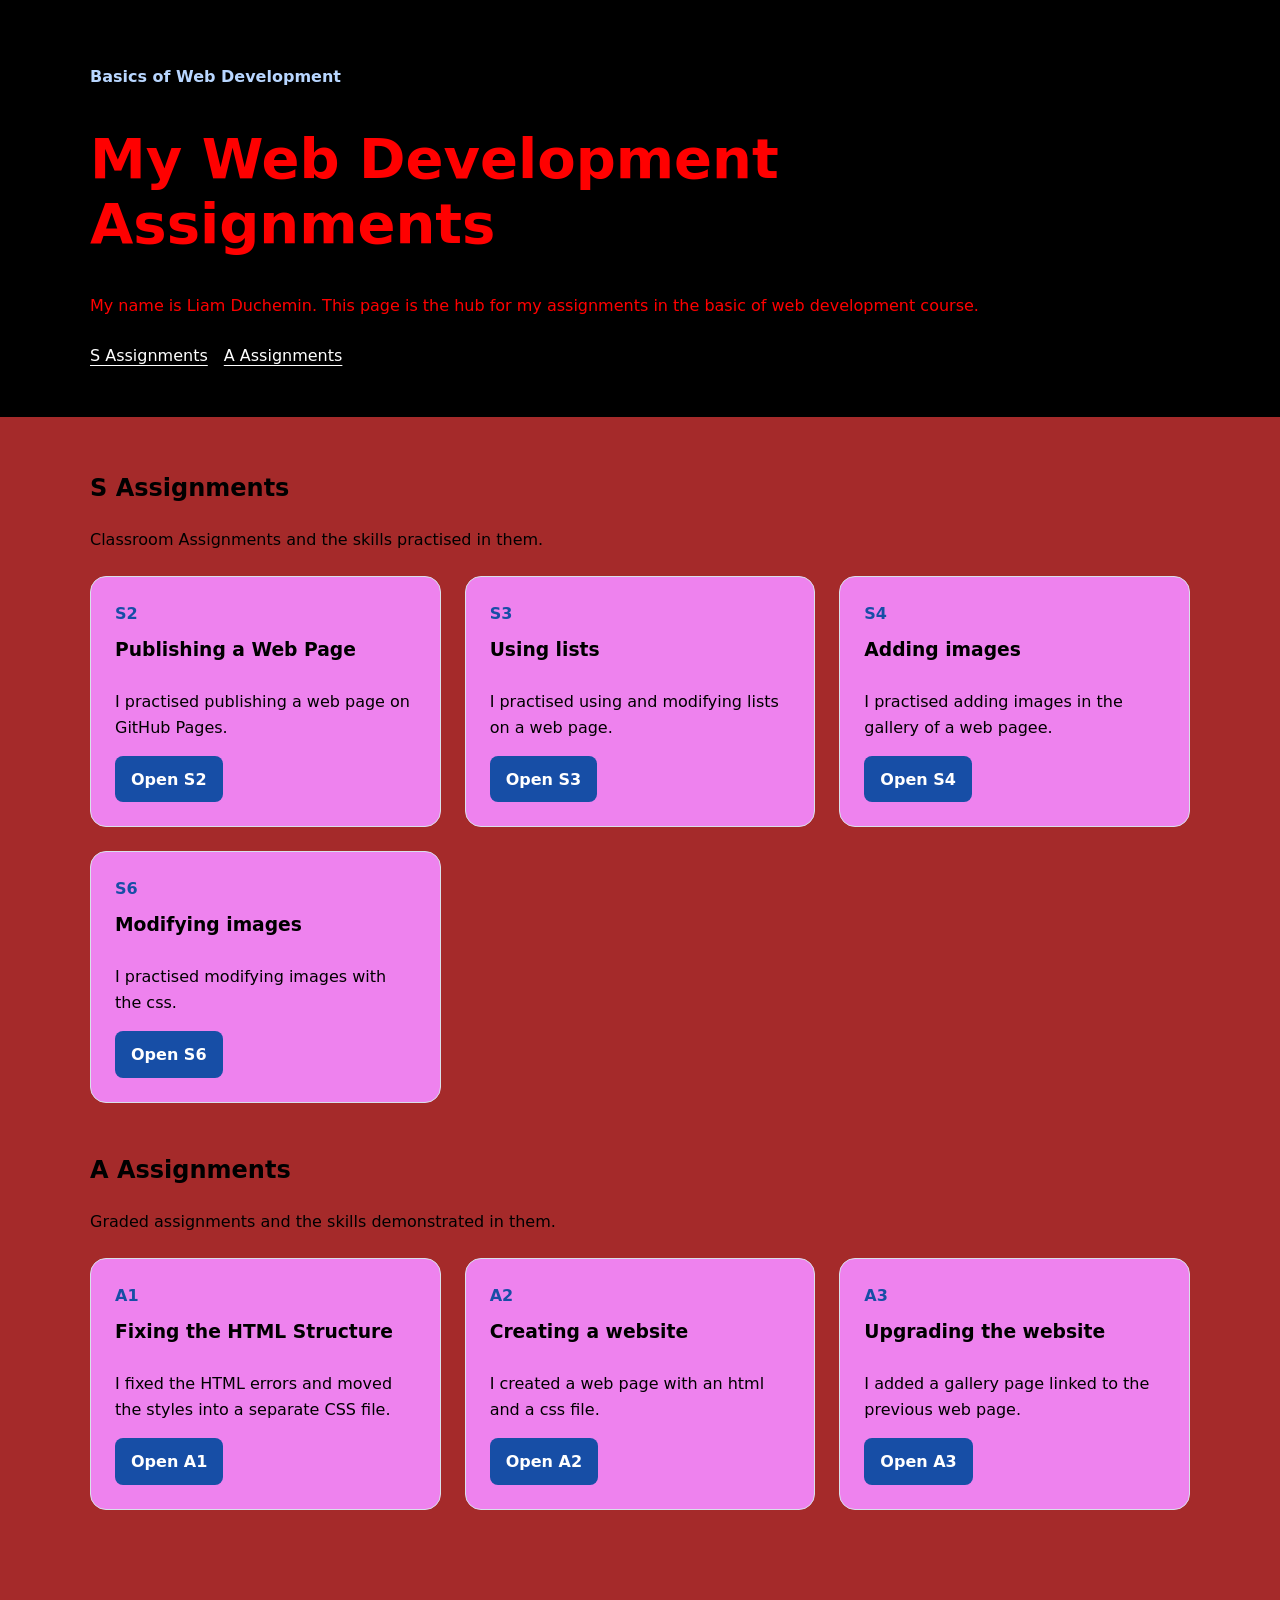
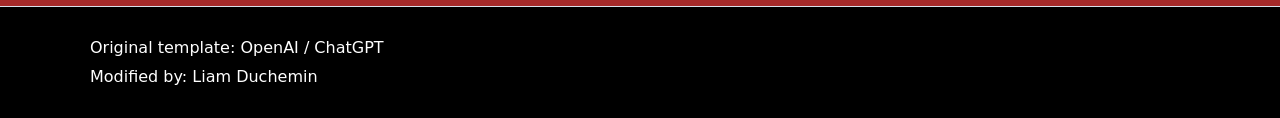
<file: index.html>
<!DOCTYPE html>
<html lang="en">
<head>
  <meta charset="UTF-8">
  <meta name="viewport" content="width=device-width, initial-scale=1.0">
  <meta name="author" content="Your name">
  <title>Web Development Assignments – Liam Duchemin</title>
  <link rel="stylesheet" href="style.css">
  <link rel="icon" href="favicon.ico" type="image/x-icon">
</head>
<body>
  <header class="site-header">
    <div class="container">
      <p class="eyebrow">Basics of Web Development</p>
      <h1>My Web Development Assignments</h1>
      <p>
        My name is Liam Duchemin. This page is the hub for my assignments in the basic of web development course.
      </p>

      <nav aria-label="Exercise sections">
        <a href="#s-assignments">S Assignments</a>
        <a href="#a-assignments">A Assignments</a>
      </nav>
    </div>
  </header>

  <main class="container">
    <section id="s-assignments" aria-labelledby="s-header">
      <h2 id="s-header">S Assignments</h2>
      <p>Classroom Assignments and the skills practised in them.</p>

      <div class="card-grid">
        <!-- Add a card here for each S exercise you have completed. -->
        <article class="card">
          <p class="task-id">S2</p>
          <h3>Publishing a Web Page</h3>
          <p>I practised publishing a web page on GitHub Pages.</p>
          <a class="card-link" href="s2/index.html">Open S2</a>
        </article>
        <article class="card">
          <p class="task-id">S3</p>
          <h3>Using lists</h3>
          <p>I practised using and modifying lists on a web page.</p>
          <a class="card-link" href="s3/index.html">Open S3</a>
        </article>
        <article class="card">
          <p class="task-id">S4</p>
          <h3>Adding images</h3>
          <p>I practised adding images in the gallery of a web pagee.</p>
          <a class="card-link" href="s4/index.html">Open S4</a>
        </article>
        <article class="card">
          <p class="task-id">S6</p>
          <h3>Modifying images</h3>
          <p>I practised modifying images with the css.</p>
          <a class="card-link" href="s6/index.html">Open S6</a>
        </article>
      </div>
    </section>

    <section id="a-assignments" aria-labelledby="a-header">
      <h2 id="a-header">A Assignments</h2>
      <p>Graded assignments and the skills demonstrated in them.</p>

      <div class="card-grid">
        <!-- Add a card here for each A assignment you have completed. -->
        <article class="card">
          <p class="task-id">A1</p>
          <h3>Fixing the HTML Structure</h3>
          <p>
            I fixed the HTML errors and moved the styles into a separate
            CSS file.
          </p>
          <a class="card-link" href="a1/index.html">Open A1</a>
        </article>
        <article class="card">
          <p class="task-id">A2</p>
          <h3>Creating a website</h3>
          <p>
            I created a web page with an html and a css file.
          </p>
          <a class="card-link" href="a2/index.html">Open A2</a>
        </article>
        <article class="card">
          <p class="task-id">A3</p>
          <h3>Upgrading the website</h3>
          <p>
            I added a gallery page linked to the previous web page.
          </p>
          <a class="card-link" href="a3/index.html">Open A3</a>
        </article>
      </div>
    </section>
  </main>

  <footer class="site-footer">
    <div class="container">
      <p>Original template: OpenAI / ChatGPT</p>
      <p>Modified by: Liam Duchemin</p>
    </div>
  </footer>
</body>
</html>
</file>
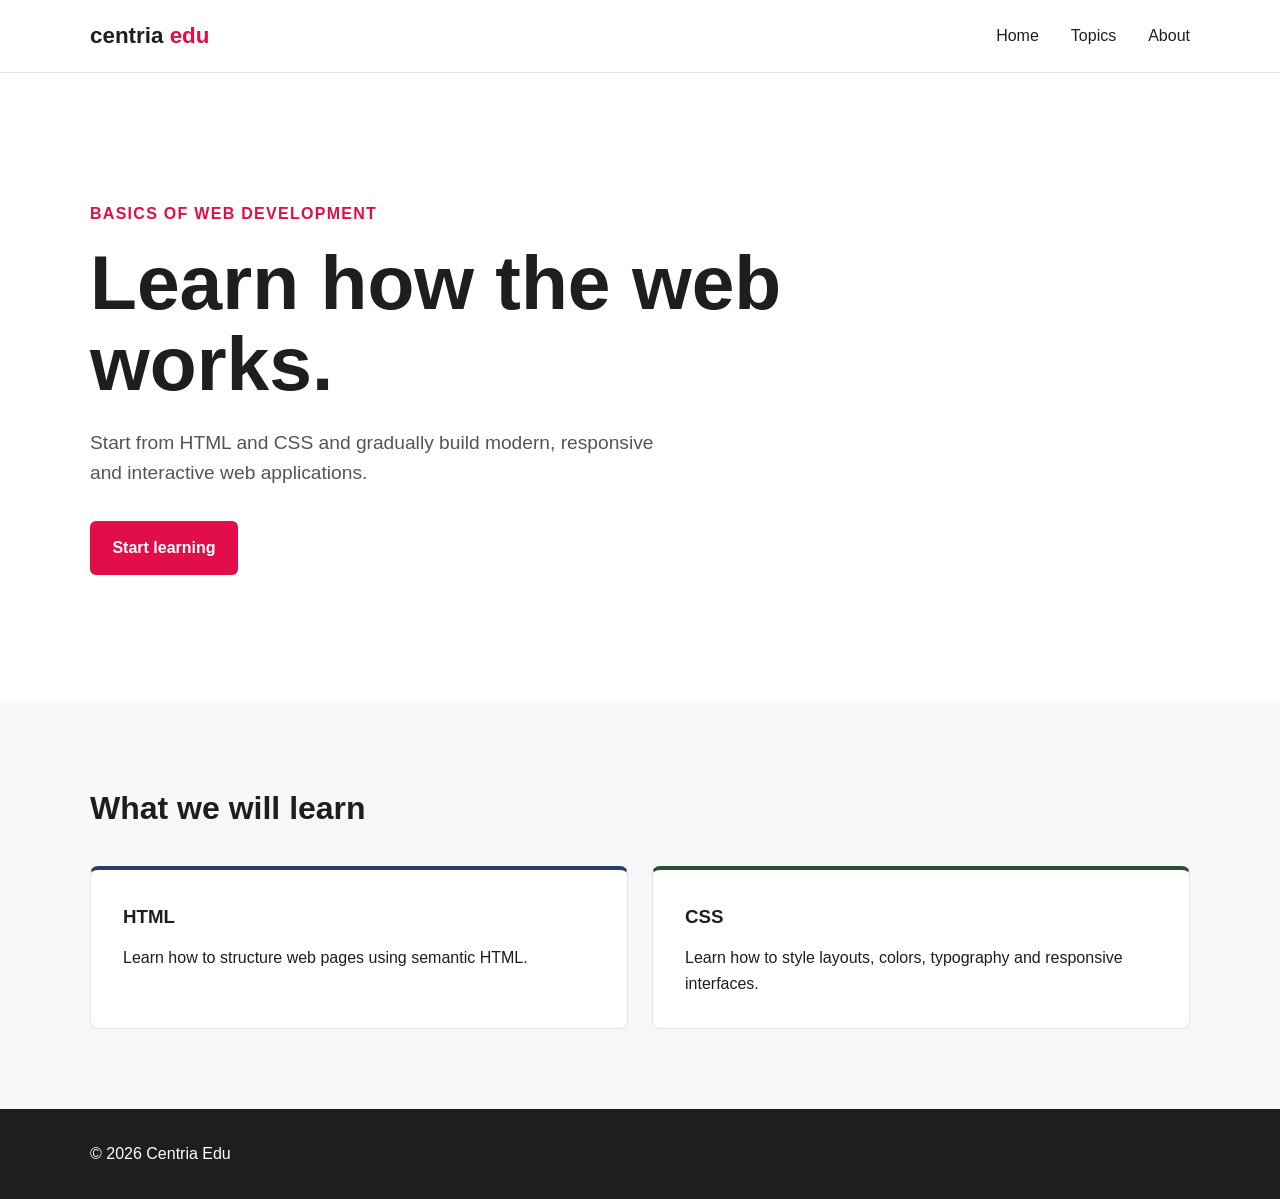
<file: a1/index.html>
<!--
    Centria Edu - Basics of Web Development

    Original author: Ville Heikkiniemi
    Modified by: Liam Duchemin
    Last modified: 2026-09-17

    Based on the original course template.
-->

<!DOCTYPE html>
<html lang="en">
<head>
    <meta charset="UTF-8">
    <meta name="viewport" content="width=device-width, initial-scale=1.0">
    <meta name="author" content="Ville Heikkiniemi">
    <link rel="icon" href="favicon.ico">
    <link rel="stylesheet" href="style.css">

    <title>Centria Edu | Basics of Web Development</title>
</head>

<body>

    <header>
        <div class="container">
            <nav>
                <div class="logo">
                    centria <span>edu</span>
                </div>

                <ul>
                    <li><a href="#">Home</a></li>
                    <li><a href="#topics">Topics</a></li>
                    <li><a href="#">About</a></li>
                </ul>
            </nav>
        </div>
    </header>

    <main>

        <section class="hero">
            <div class="container">
                <div class="hero-content">

                    <span class="label">Basics of Web Development</span>

                    <h1>
                        Learn how the web works.
                    </h1>

                    <p>
                        Start from HTML and CSS and gradually build modern,
                        responsive and interactive web applications.
                    </p>

                    <a href="#topics" class="button">
                        Start learning
                    </a>

                </div>
            </div>
        </section>

        <section class="topics" id="topics">
            <div class="container">

                <h2>What we will learn</h2>

                <div class="cards">

                    <article class="card">
                        <h3>HTML</h3>
                        <p>
                            Learn how to structure web pages using semantic HTML.
                        </p>
                    </article>

                    <article class="card">
                        <h3>CSS</h3>
                        <p>
                            Learn how to style layouts, colors, typography and
                            responsive interfaces.
                        </p>
                    </article>

                </div>
            </div>
        </section>

    </main>

    <footer>
        <div class="container">
            <p>&copy; 2026 Centria Edu</p>
        </div>
    </footer>

</body>
</html>
</file>
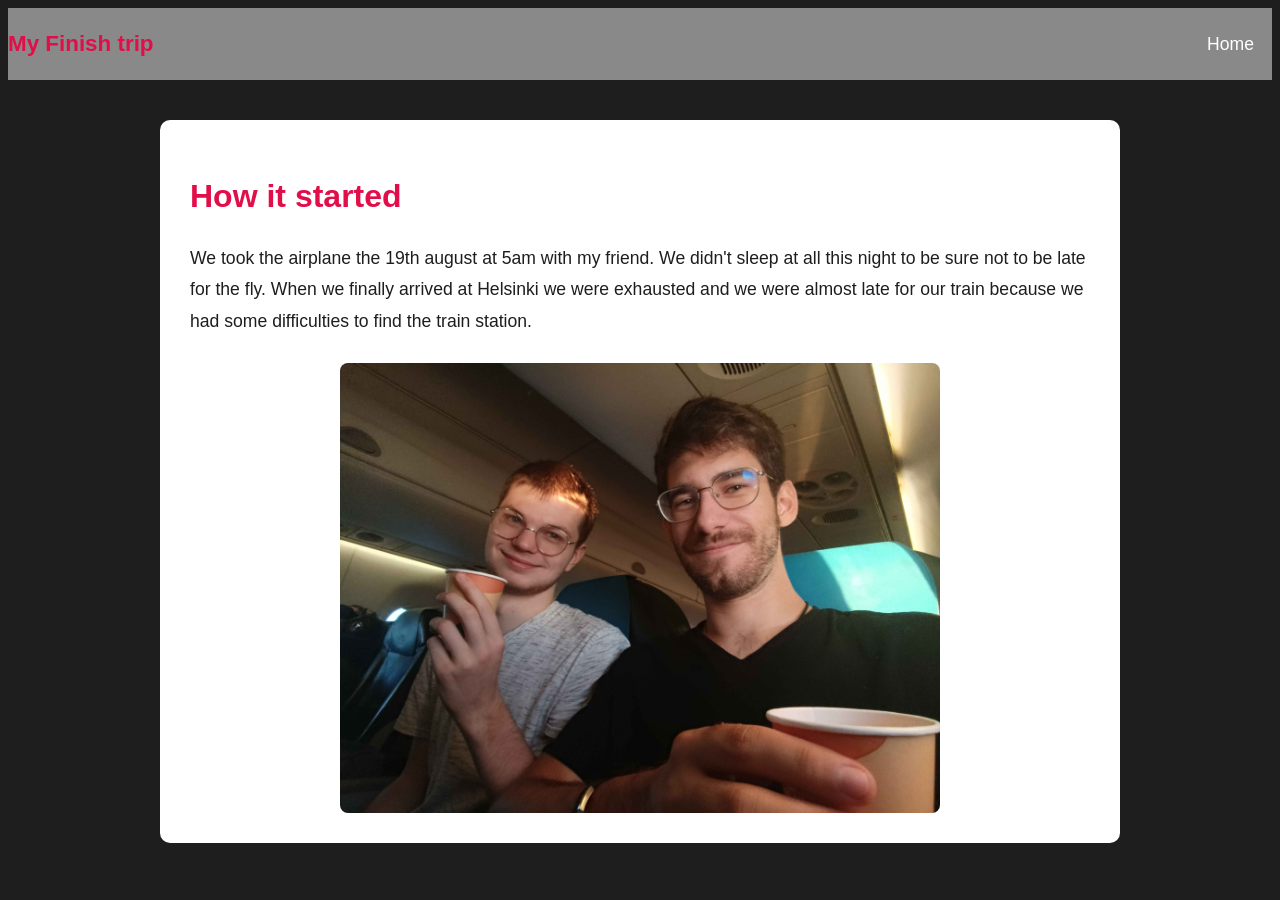
<file: a2/index.html>
<!--
    Original author: Liam Duchemin
-->

<!DOCTYPE html>
<html lang="en">
<head>
    <meta charset="UTF-8">
    <link rel="stylesheet" href="style.css">
    <title>My trip to Finland</title>
</head>
<body>
     <header>
        <div class="container">
            <nav>
                <div class="logo">
                    My Finish trip
                </div>

                <ul>
                    <li><a href="index.html">Home</a></li>
                </ul>
            </nav>
        </div>
    </header>

    <main>
        <h1>How it started</h1>
        <p>We took the airplane the 19th august at 5am with my friend. We didn't sleep at all this night to be sure not to be late for the fly. When we finally arrived at Helsinki we were exhausted and we were almost late for our train because we had some difficulties to find the train station.</p>
        <img src="images/inplane.jpg" alt="Kentin and me in the plane">
    </main>
</body>
</html>
</file>
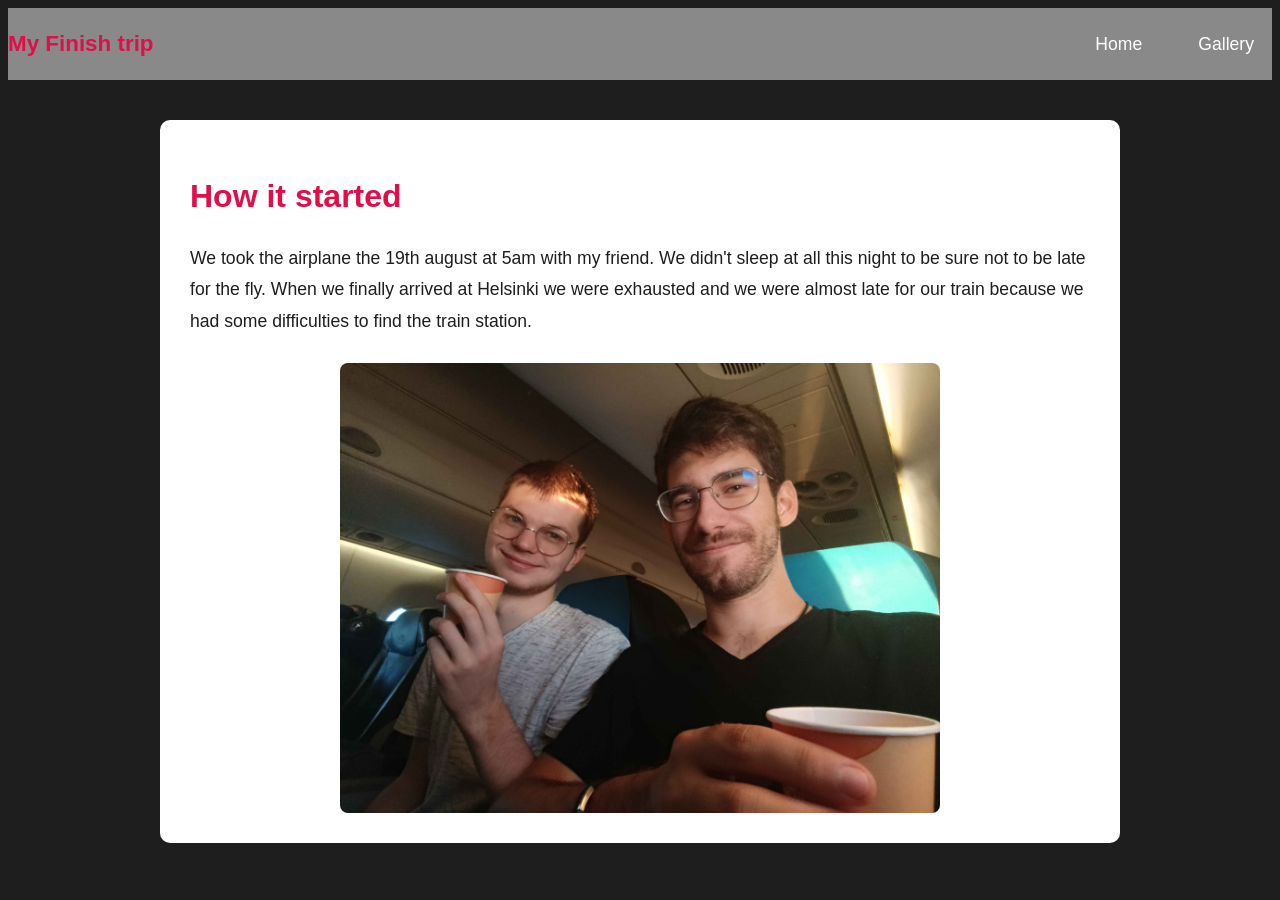
<file: a3/index.html>
<!--
    Original author: Liam Duchemin
-->

<!DOCTYPE html>
<html lang="en">
<head>
    <meta charset="UTF-8">
    <link rel="stylesheet" href="style.css">
    <title>My trip to Finland</title>
</head>
<body>
     <header>
        <div class="container">
            <nav>
                <div class="logo">
                    My Finish trip
                </div>

                <ul>
                    <li><a href="index.html">Home</a></li>
                    <li><a href="gallery.html">Gallery</a></li>
                </ul>
            </nav>
        </div>
    </header>

    <main>
        <h1>How it started</h1>
        <p>We took the airplane the 19th august at 5am with my friend. We didn't sleep at all this night to be sure not to be late for the fly. When we finally arrived at Helsinki we were exhausted and we were almost late for our train because we had some difficulties to find the train station.</p>
        <img src="images/inplane.jpg" alt="Kentin and me in the plane">
    </main>
</body>
</html>
</file>
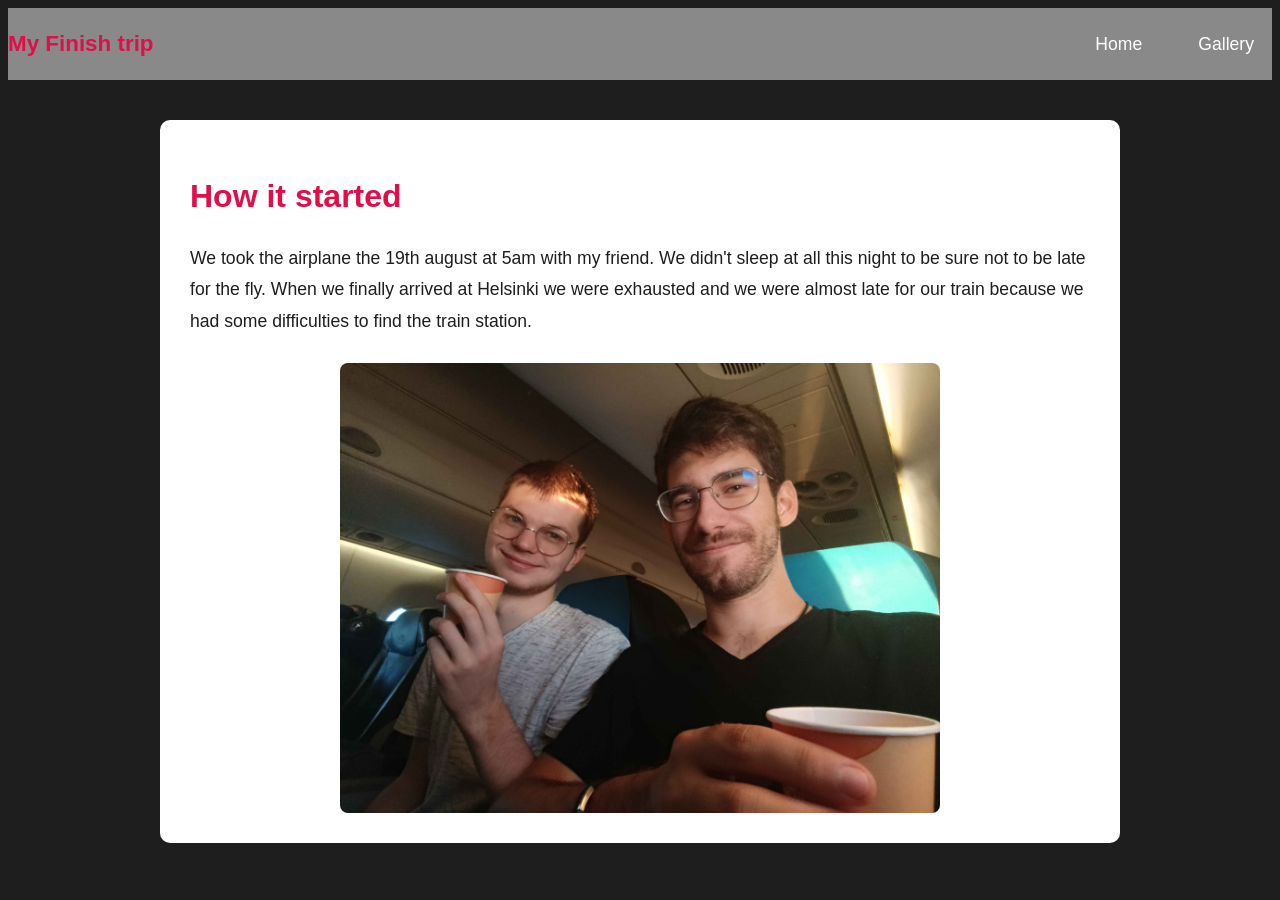
<file: a4/index.html>
<!--
    Original author: Liam Duchemin
-->

<!DOCTYPE html>
<html lang="en">
<head>
    <meta charset="UTF-8">
    <meta name="viewport" content="width=device-width, initial-scale=1.0">
    <link rel="stylesheet" href="style.css">
    <title>My trip to Finland</title>
</head>
<body>
     <header>
        <div class="container">
            <nav>
                <div class="logo">
                    My Finish trip
                </div>

                <ul>
                    <li><a href="index.html">Home</a></li>
                    <li><a href="gallery.html">Gallery</a></li>
                </ul>
            </nav>
        </div>
    </header>

    <main>
        <h1>How it started</h1>
        <p>We took the airplane the 19th august at 5am with my friend. We didn't sleep at all this night to be sure not to be late for the fly. When we finally arrived at Helsinki we were exhausted and we were almost late for our train because we had some difficulties to find the train station.</p>
        <a href="images/inplane.jpg">
        <img src="images/inplane.jpg" alt="Kentin and me in the plane">
        </a>
    </main>
</body>
</html>
</file>
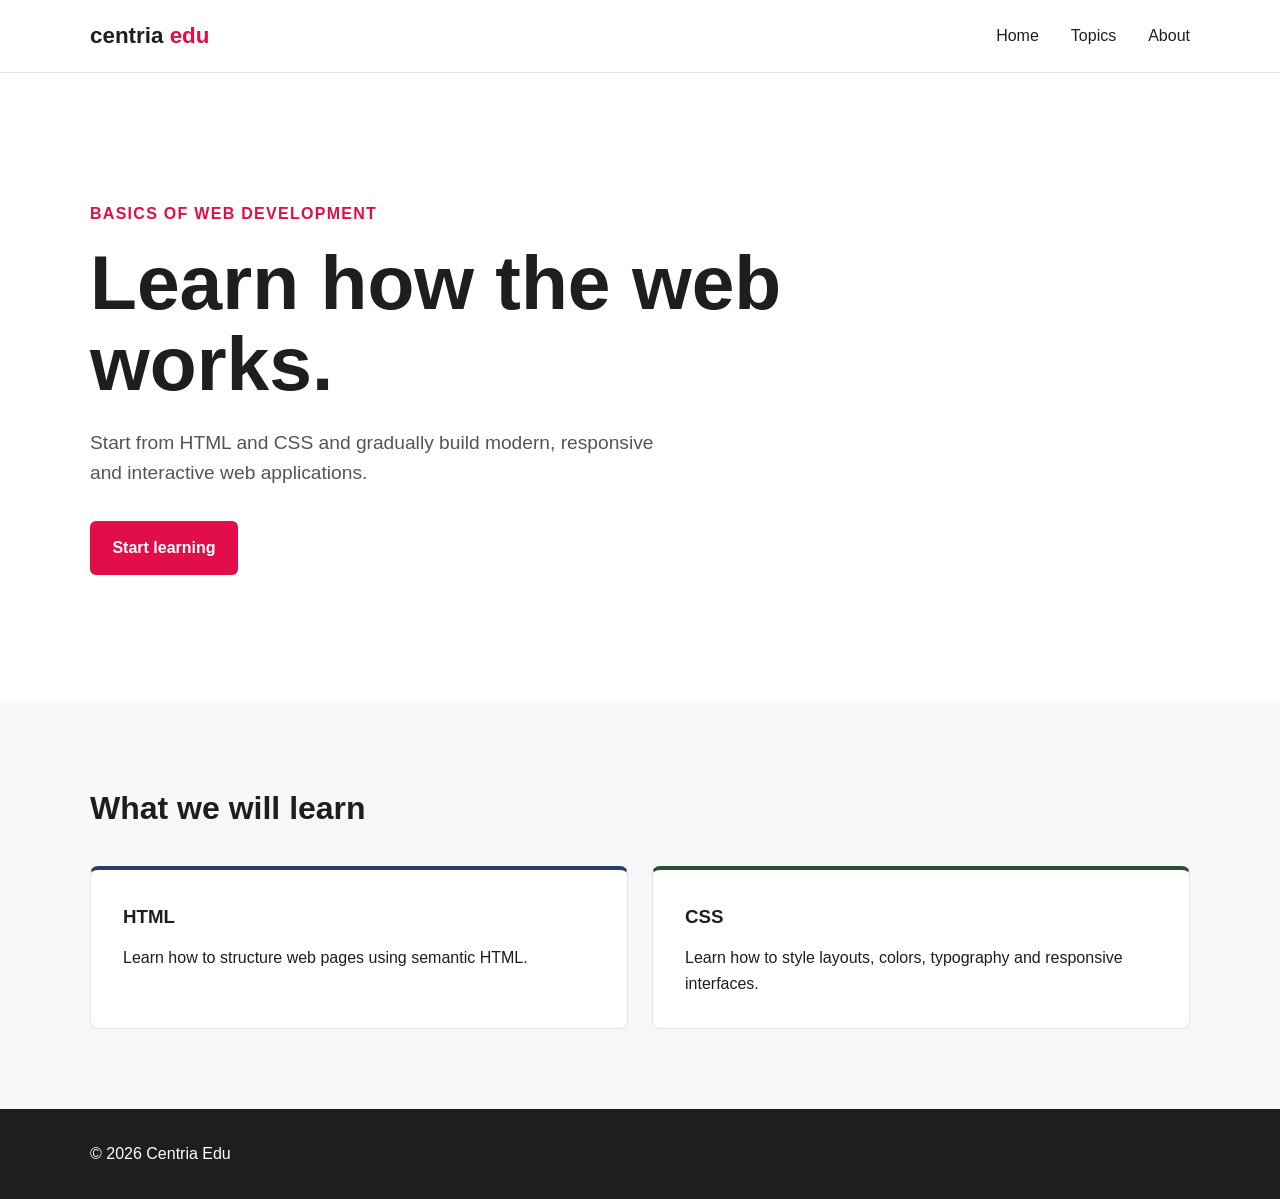
<file: s2/index.html>
<!--
    Centria Edu - Basics of Web Development

    Original author: Ville Heikkiniemi
    Modified by: Liam Duchemin
    Last modified: 2026-09-17

    Based on the original course template.
-->

<!DOCTYPE html>
<html lang="en">
<head>
    <meta charset="UTF-8">
    <meta name="viewport" content="width=device-width, initial-scale=1.0">
    <meta name="author" content="Ville Heikkiniemi">
    <link rel="icon" href="favicon.ico">

    <title>Centria Edu | Basics of Web Development</title>

    <style>
        :root {
            --primary: #e10e49;
            --light: #ffffff;
            --dark: #1e1e1e;
            --blue: #263f6a;
            --green: #284e36;
            --orange: #e37222;
            --rose: #c24d52;
        }

        * {
            box-sizing: border-box;
            margin: 0;
            padding: 0;
        }

        body {
            font-family: Arial, Helvetica, sans-serif;
            background-color: var(--light);
            color: var(--dark);
            line-height: 1.6;
        }

        header {
            border-bottom: 1px solid #e5e5e5;
        }

        .container {
            width: min(1100px, 90%);
            margin: 0 auto;
        }

        nav {
            min-height: 72px;
            display: flex;
            justify-content: space-between;
            align-items: center;
        }

        .logo {
            font-size: 1.4rem;
            font-weight: bold;
            color: var(--dark);
        }

        .logo span {
            color: var(--primary);
        }

        nav ul {
            display: flex;
            gap: 2rem;
            list-style: none;
        }

        nav a {
            color: var(--dark);
            text-decoration: none;
        }

        nav a:hover {
            color: var(--primary);
        }

        .hero {
            min-height: 70vh;
            display: flex;
            align-items: center;
        }

        .hero-content {
            max-width: 700px;
        }

        .label {
            display: inline-block;
            margin-bottom: 1rem;
            color: var(--primary);
            font-weight: bold;
            text-transform: uppercase;
            letter-spacing: 0.08rem;
        }

        h1 {
            margin-bottom: 1.5rem;
            font-size: clamp(2.5rem, 6vw, 5rem);
            line-height: 1.05;
        }

        .hero p {
            max-width: 600px;
            margin-bottom: 2rem;
            font-size: 1.2rem;
            color: #555;
        }

        .button {
            display: inline-block;
            padding: 0.9rem 1.4rem;
            background-color: var(--primary);
            color: var(--light);
            text-decoration: none;
            border-radius: 6px;
            font-weight: bold;
        }

        .button:hover {
            background-color: var(--rose);
        }

        .topics {
            padding: 5rem 0;
            background-color: #f7f7f7;
        }

        .topics h2 {
            margin-bottom: 2rem;
            font-size: 2rem;
        }

        .cards {
            display: grid;
            grid-template-columns: repeat(2, 1fr);
            gap: 1.5rem;
        }

        .card {
            padding: 2rem;
            background-color: var(--light);
            border: 1px solid #e5e5e5;
            border-radius: 8px;
        }

        .card h3 {
            margin-bottom: 0.8rem;
        }

        .card:nth-child(1) {
            border-top: 4px solid var(--blue);
        }

        .card:nth-child(2) {
            border-top: 4px solid var(--green);
        }

        .card:nth-child(3) {
            border-top: 4px solid var(--orange);
        }

        footer {
            padding: 2rem 0;
            background-color: var(--dark);
            color: var(--light);
        }

        @media (max-width: 700px) {
            nav ul {
                display: none;
            }

            .cards {
                grid-template-columns: 1fr;
            }

            .hero {
                min-height: 60vh;
            }
        }
    </style>
</head>

<body>

    <header>
        <div class="container">
            <nav>
                <div class="logo">
                    centria <span>edu</span>
                </div>

                <ul>
                    <li><a href="#">Home</a></li>
                    <li><a href="#topics">Topics</a></li>
                    <li><a href="#">About</a></li>
                </ul>
            </nav>
        </div>
    </header>

    <main>

        <section class="hero">
            <div class="container">
                <div class="hero-content">

                    <span class="label">Basics of Web Development</span>

                    <h1>
                        Learn how the web works.
                    </h1>

                    <p>
                        Start from HTML and CSS and gradually build modern,
                        responsive and interactive web applications.
                    </p>

                    <a href="#topics" class="button">
                        Start learning
                    </a>

                </div>
            </div>
        </section>

        <section class="topics" id="topics">
            <div class="container">

                <h2>What we will learn</h2>

                <div class="cards">

                    <article class="card">
                        <h3>HTML</h3>
                        <p>
                            Learn how to structure web pages using semantic HTML.
                        </p>
                    </article>

                    <article class="card">
                        <h3>CSS</h3>
                        <p>
                            Learn how to style layouts, colors, typography and
                            responsive interfaces.
                        </p>
                    </article>

                </div>
            </div>
        </section>

    </main>

    <footer>
        <div class="container">
            <p>&copy; 2026 Centria Edu</p>
        </div>
    </footer>

</body>
</html>
</file>
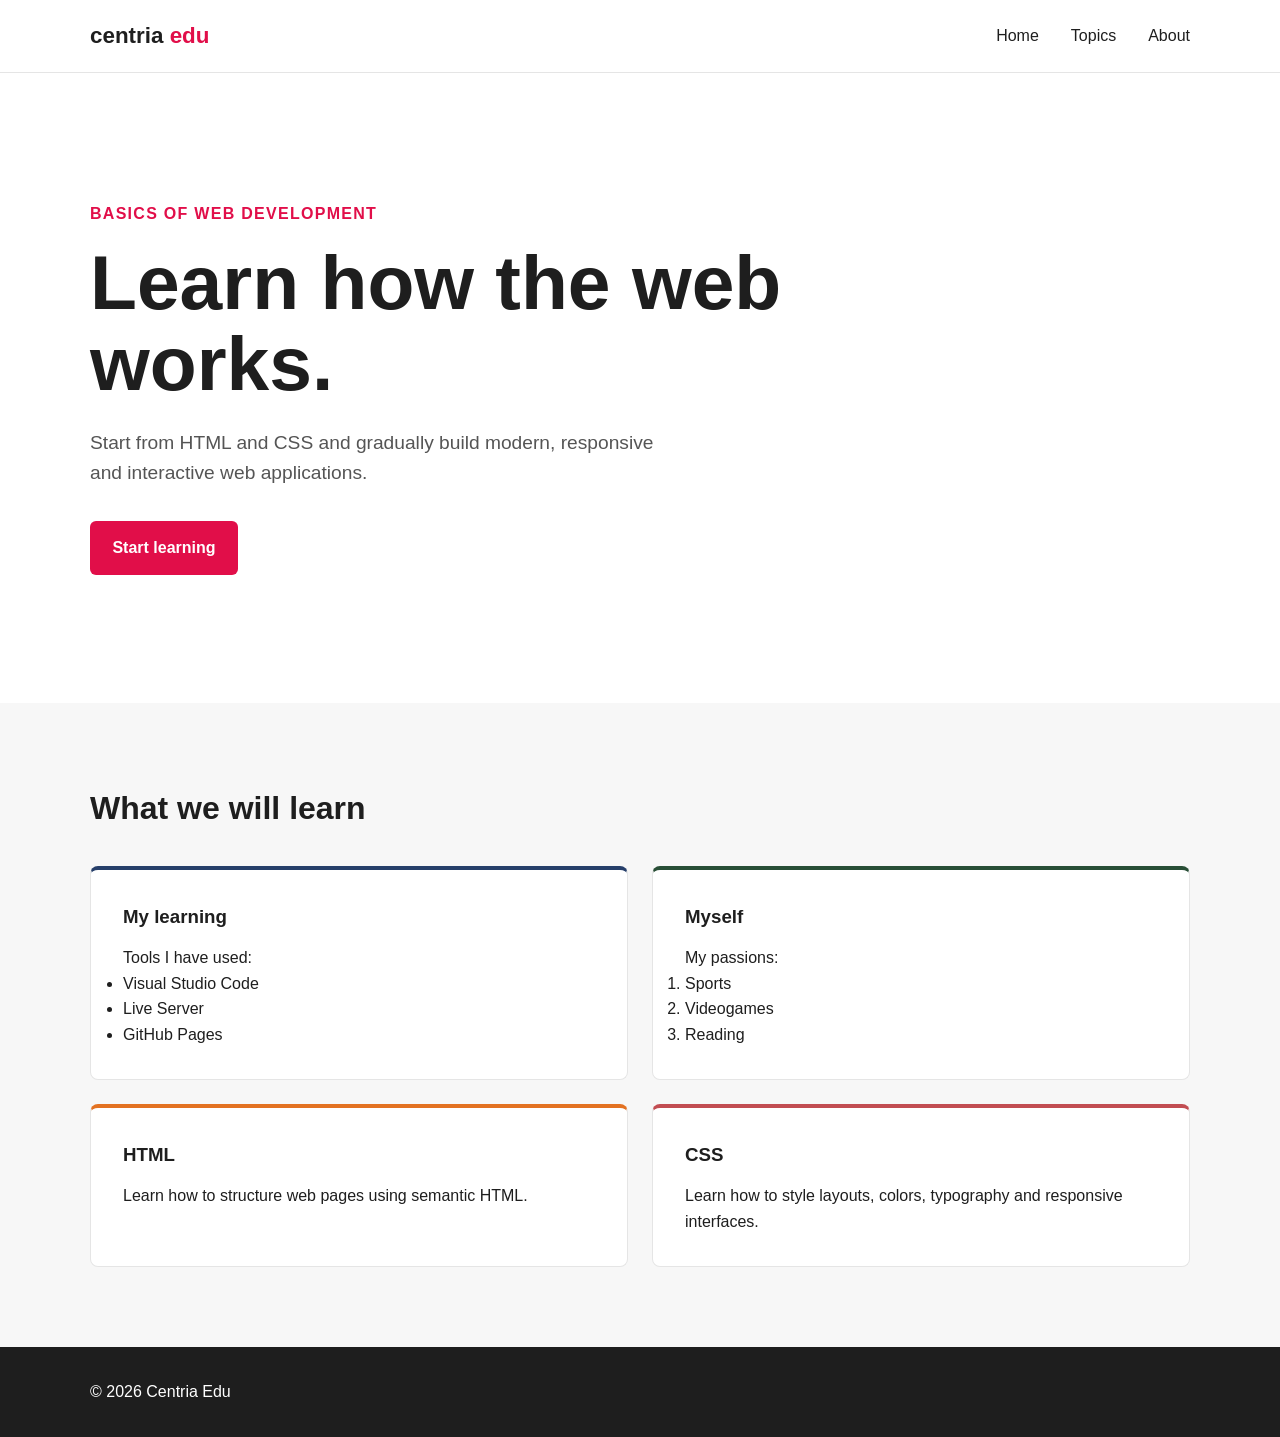
<file: s3/index.html>
<!--
    Centria Edu - Basics of Web Development

    Original author: Ville Heikkiniemi
    Modified by: Student Name
    Last modified: 2026-08-11

    Based on the original course template.
-->

<!DOCTYPE html>
<html lang="en">
<head>
    <meta charset="UTF-8">
    <meta name="viewport" content="width=device-width, initial-scale=1.0">
    <meta name="author" content="Ville Heikkiniemi">
    <link rel="icon" href="favicon.ico">
    <link rel="stylesheet" href="style.css">

    <title>Centria Edu | Basics of Web Development</title>
</head>

<body>

    <header>
        <div class="container">
            <nav>
                <div class="logo">
                    centria <span>edu</span>
                </div>

                <ul>
                    <li><a href="#">Home</a></li>
                    <li><a href="#topics">Topics</a></li>
                    <li><a href="#">About</a></li>
                </ul>
            </nav>
        </div>
    </header>

    <main>

        <section class="hero">
            <div class="container">
                <div class="hero-content">

                    <span class="label">Basics of Web Development</span>

                    <h1>
                        Learn how the web works.
                    </h1>

                    <p>
                        Start from HTML and CSS and gradually build modern,
                        responsive and interactive web applications.
                    </p>

                    <a href="#topics" class="button">
                        Start learning
                    </a>

                </div>
            </div>
        </section>

        <section class="topics" id="topics">
            <div class="container">

                <h2>What we will learn</h2>

                <div class="cards">

                    <article class="card">
                        <h3>My learning</h3>
                        <p>Tools I have used:</p>
                        <ul>
                            <li>Visual Studio Code</li>
                            <li>Live Server</li>
                            <li>GitHub Pages</li>
                        </ul>
                    </article>

                    <article class="card">
                        <h3>Myself</h3>
                        <p>My passions:</p>
                        <ol>
                            <li>Sports</li>
                            <li>Videogames</li>
                            <li>Reading</li>
                        </ol>
                    </article>

                    <article class="card">
                        <h3>HTML</h3>
                        <p>
                            Learn how to structure web pages using semantic HTML.
                        </p>
                    </article>

                    <article class="card">
                        <h3>CSS</h3>
                        <p>
                            Learn how to style layouts, colors, typography and
                            responsive interfaces.
                        </p>
                    </article>

                </div>
            </div>
        </section>

    </main>

    <footer>
        <div class="container">
            <p>&copy; 2026 Centria Edu</p>
        </div>
    </footer>

</body>
</html>
</file>
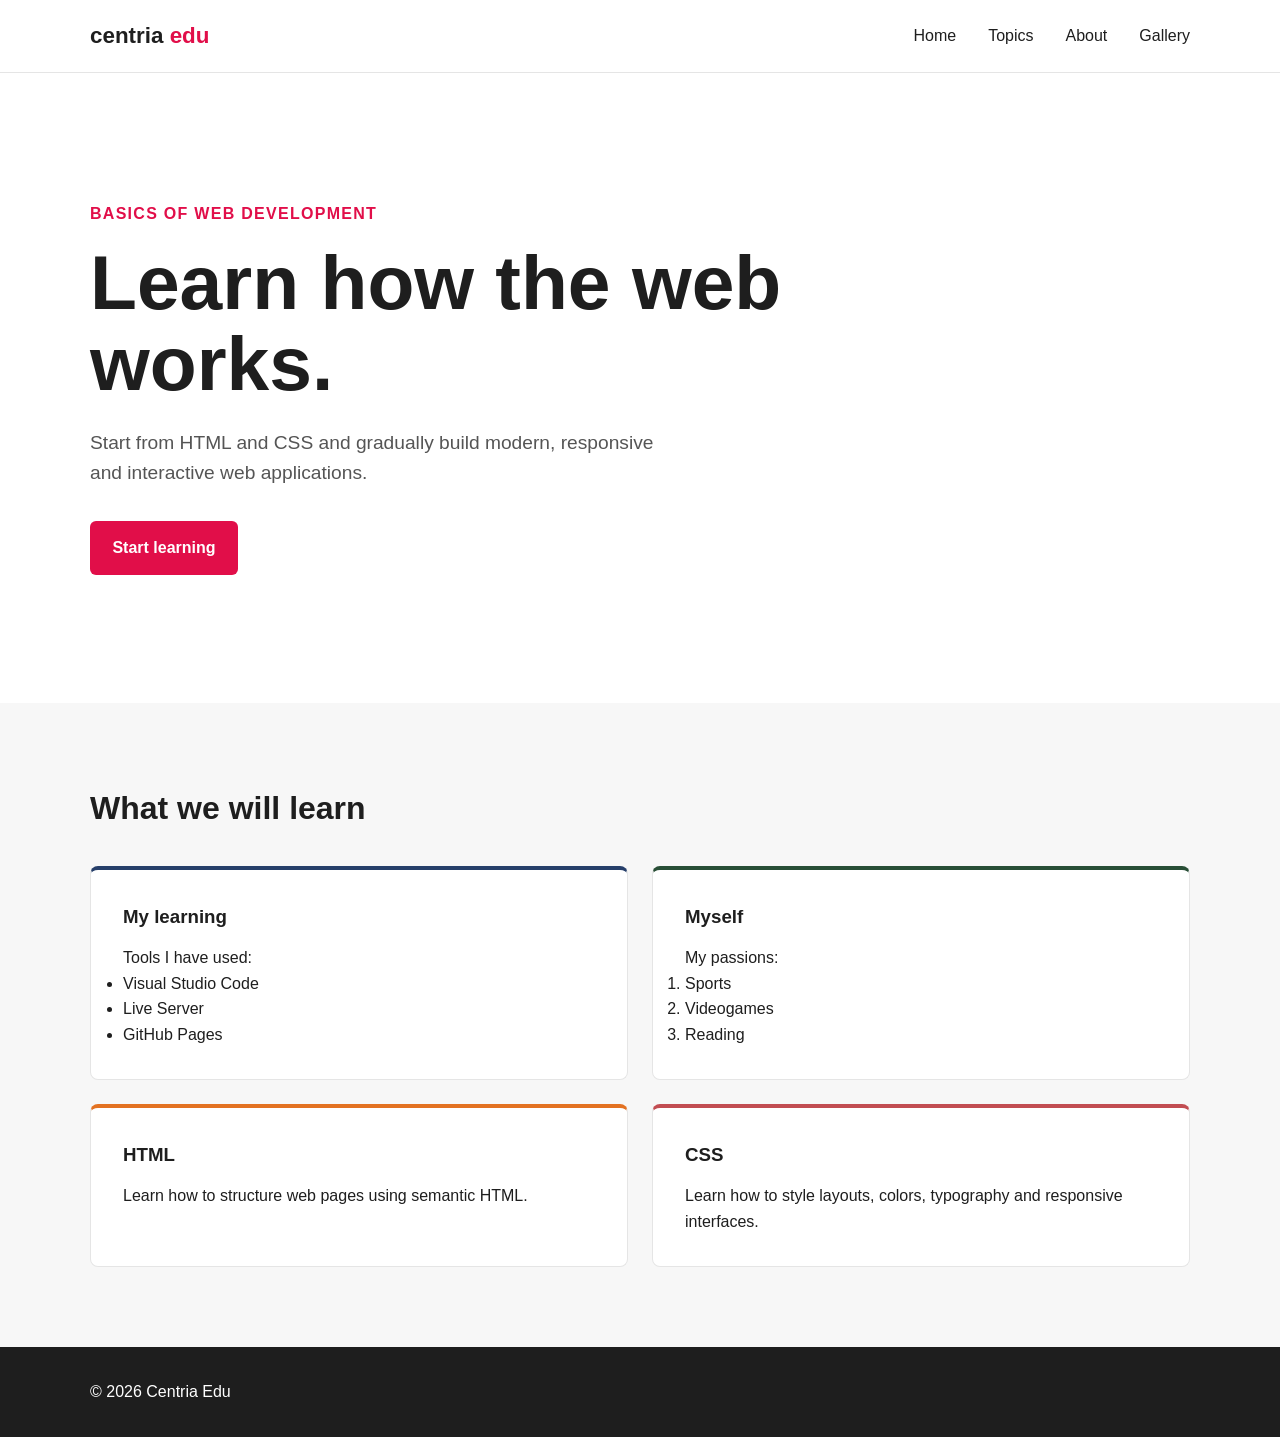
<file: s4/index.html>
<!--
    Centria Edu - Basics of Web Development

    Original author: Ville Heikkiniemi
    Modified by: Student Name
    Last modified: 2026-09-10

    Based on the original course template.
-->

<!DOCTYPE html>
<html lang="en">
<head>
    <meta charset="UTF-8">
    <meta name="viewport" content="width=device-width, initial-scale=1.0">
    <meta name="author" content="Ville Heikkiniemi">
    <link rel="icon" href="favicon.ico">
    <link rel="stylesheet" href="style.css">

    <title>Centria Edu | Basics of Web Development</title>
</head>

<body>

    <header>
        <div class="container">
            <nav>
                <div class="logo">
                    centria <span>edu</span>
                </div>

                <ul>
                    <li><a href="index.html">Home</a></li>
                    <li><a href="#topics">Topics</a></li>
                    <li><a href="#">About</a></li>
                    <li><a href="gallery.html">Gallery</a></li>
                </ul>
            </nav>
        </div>
    </header>

    <main>

        <section class="hero">
            <div class="container">
                <div class="hero-content">

                    <span class="label">Basics of Web Development</span>

                    <h1>
                        Learn how the web works.
                    </h1>

                    <p>
                        Start from HTML and CSS and gradually build modern,
                        responsive and interactive web applications.
                    </p>

                    <a href="#topics" class="button">
                        Start learning
                    </a>

                </div>
            </div>
        </section>

        <section class="topics" id="topics">
            <div class="container">

                <h2>What we will learn</h2>

                <div class="cards">

                    <article class="card">
                        <h3>My learning</h3>
                        <p>Tools I have used:</p>
                        <ul>
                            <li>Visual Studio Code</li>
                            <li>Live Server</li>
                            <li>GitHub Pages</li>
                        </ul>
                    </article>

                    <article class="card">
                        <h3>Myself</h3>
                        <p>My passions:</p>
                        <ol>
                            <li>Sports</li>
                            <li>Videogames</li>
                            <li>Reading</li>
                        </ol>
                    </article>

                    <article class="card">
                        <h3>HTML</h3>
                        <p>
                            Learn how to structure web pages using semantic HTML.
                        </p>
                    </article>

                    <article class="card">
                        <h3>CSS</h3>
                        <p>
                            Learn how to style layouts, colors, typography and
                            responsive interfaces.
                        </p>
                    </article>

                </div>
            </div>
        </section>

    </main>

    <footer>
        <div class="container">
            <p>&copy; 2026 Centria Edu</p>
        </div>
    </footer>

</body>
</html>
</file>
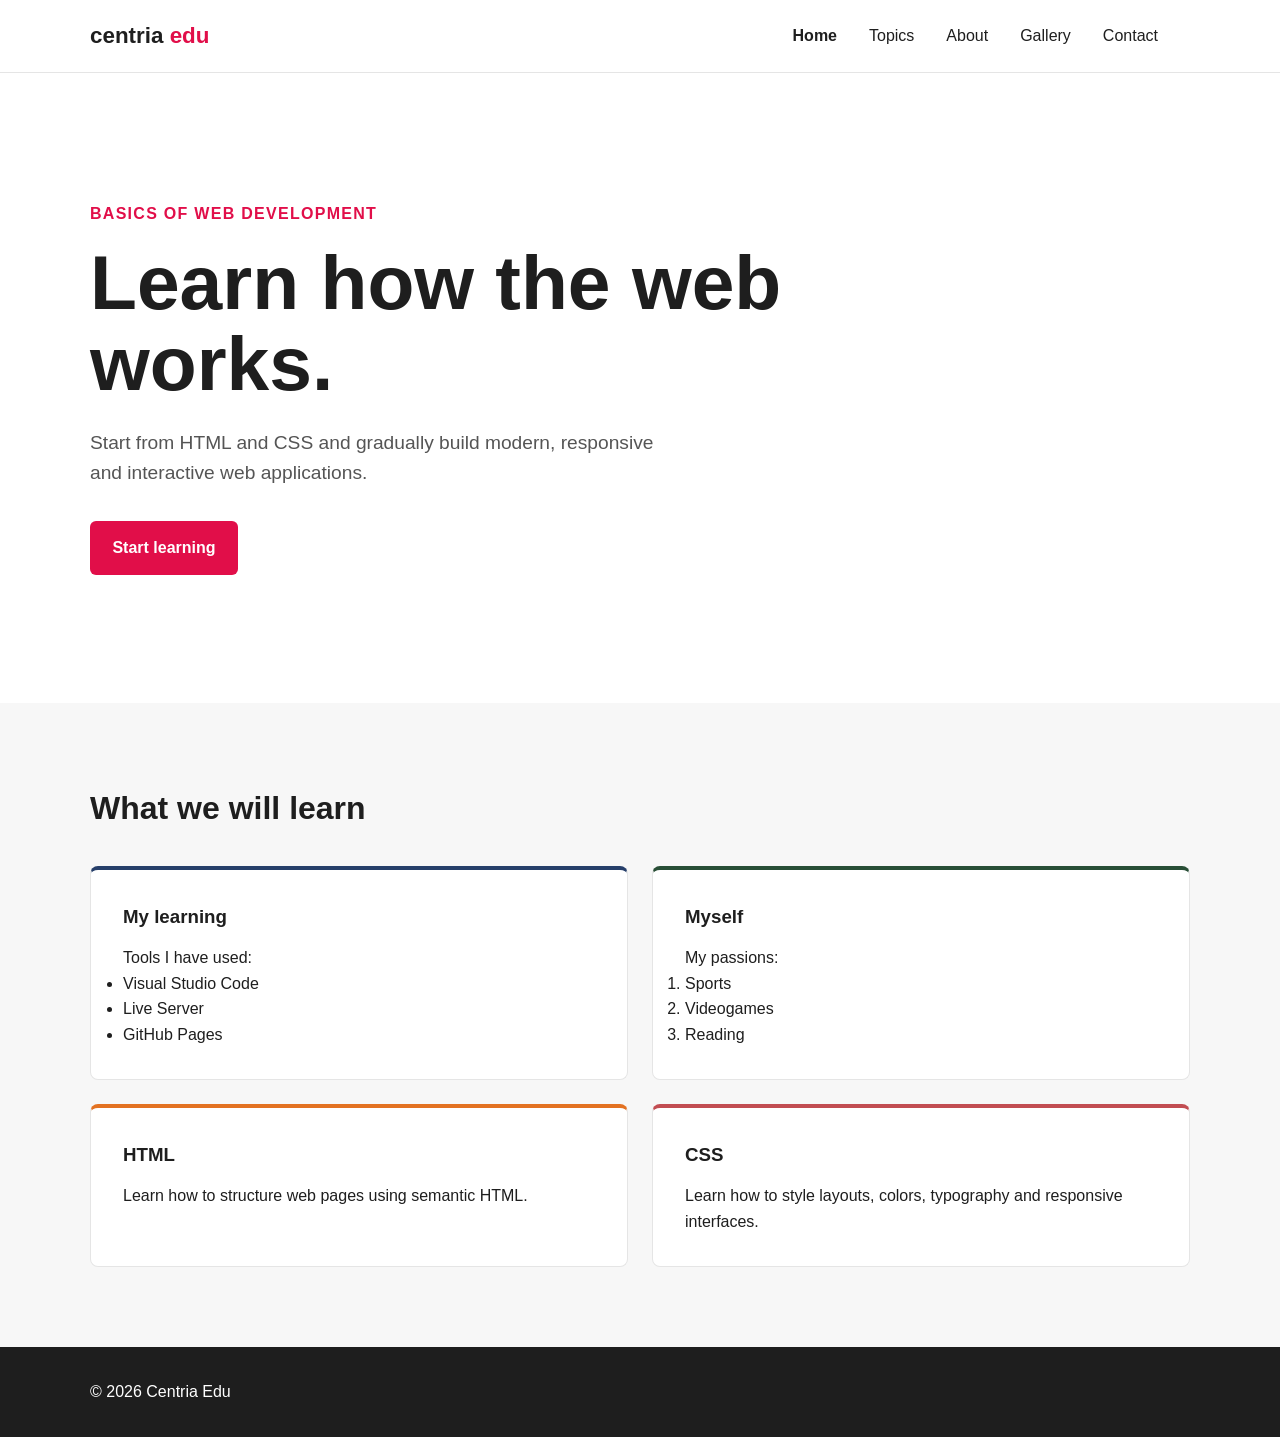
<file: s7/index.html>
<!--
    Centria Edu - Basics of Web Development

    Original author: Ville Heikkiniemi
    Modified by: Student Name
    Last modified: 2026-09-10

    Based on the original course template.
-->

<!DOCTYPE html>
<html lang="en">
<head>
    <meta charset="UTF-8">
    <meta name="viewport" content="width=device-width, initial-scale=1.0">
    <meta name="author" content="Ville Heikkiniemi">
    <link rel="icon" href="favicon.ico">
    <link rel="stylesheet" href="style.css">

    <title>Centria Edu | Basics of Web Development</title>
</head>

<body>

    <header>
        <div class="container">
            <nav>
                <div class="logo">
                    centria <span>edu</span>
                </div>

                <ul>
                    <li><a href="index.html" aria-current="page">Home</a></li>
                    <li><a href="#topics">Topics</a></li>
                    <li><a href="#">About</a></li>
                    <li><a href="gallery.html">Gallery</a></li>
                    <li><a href="contact.html">Contact</a><li>
                </ul>
            </nav>
        </div>
    </header>

    <main>

        <section class="hero">
            <div class="container">
                <div class="hero-content">

                    <span class="label">Basics of Web Development</span>

                    <h1>
                        Learn how the web works.
                    </h1>

                    <p>
                        Start from HTML and CSS and gradually build modern,
                        responsive and interactive web applications.
                    </p>

                    <a href="#topics" class="button">
                        Start learning
                    </a>

                </div>
            </div>
        </section>

        <section class="topics" id="topics">
            <div class="container">

                <h2>What we will learn</h2>

                <div class="cards">

                    <article class="card">
                        <h3>My learning</h3>
                        <p>Tools I have used:</p>
                        <ul>
                            <li>Visual Studio Code</li>
                            <li>Live Server</li>
                            <li>GitHub Pages</li>
                        </ul>
                    </article>

                    <article class="card">
                        <h3>Myself</h3>
                        <p>My passions:</p>
                        <ol>
                            <li>Sports</li>
                            <li>Videogames</li>
                            <li>Reading</li>
                        </ol>
                    </article>

                    <article class="card">
                        <h3>HTML</h3>
                        <p>
                            Learn how to structure web pages using semantic HTML.
                        </p>
                    </article>

                    <article class="card">
                        <h3>CSS</h3>
                        <p>
                            Learn how to style layouts, colors, typography and
                            responsive interfaces.
                        </p>
                    </article>

                </div>
            </div>
        </section>

    </main>

    <footer>
        <div class="container">
            <p>&copy; 2026 Centria Edu</p>
        </div>
    </footer>

</body>
</html>
</file>
<file: style.css>
* {
  box-sizing: border-box;
}

html {
  scroll-behavior: smooth;
}

body {
  margin: 0;
  font-family: system-ui, sans-serif;
  line-height: 1.6;
  color: black;
  background-color: brown;
}

.container {
  width: min(1100px, 92%);
  margin-inline: auto;
}

.site-header {
  padding-block: 3rem;
  color: red;
  background-color: black;
}

.eyebrow {
  font-weight: 700;
  color: #b8d6ff;
}

h1 {
  max-width: 22ch;
  font-size: clamp(2rem, 5vw, 3.5rem);
  line-height: 1.15;
}

nav {
  display: flex;
  flex-wrap: wrap;
  gap: 1rem;
  margin-top: 1.5rem;
}

nav a {
  color: #ffffff;
  text-underline-offset: 0.25em;
}

main {
  padding-block: 2rem 3rem;
}

section {
  margin-bottom: 3rem;
}

.card-grid {
  display: grid;
  grid-template-columns: repeat(3, minmax(0, 1fr));
  gap: 1.5rem;
  margin-top: 1.5rem;
}

.card {
  display: flex;
  flex-direction: column;
  padding: 1.5rem;
  border: 1px solid #d9e0ea;
  border-radius: 1rem;
  background-color: violet;
  overflow-wrap: anywhere;
}

.task-id {
  margin: 0;
  font-weight: 700;
  color: #174ea6;
}

.card h3 {
  margin-block: 0.5rem;
}

.card-link {
  align-self: flex-start;
  margin-top: auto;
  padding: 0.65rem 1rem;
  border-radius: 0.5rem;
  color: #ffffff;
  background-color: #174ea6;
  text-decoration: none;
  font-weight: 700;
}

.card-link:hover {
  background-color: #103b80;
}

a:focus-visible {
  outline: 3px solid #bd5400;
  outline-offset: 4px;
}

.site-footer {
  padding-block: 1.5rem;
  border-top: 1px solid #d9e0ea;
  background-color: black;
  color: #ffffff;
}

.site-footer p {
  margin-block: 0.25rem;
}

@media (max-width: 900px) {
  .card-grid {
    grid-template-columns: repeat(2, minmax(0, 1fr));
  }
}

@media (max-width: 600px) {
  .card-grid {
    grid-template-columns: 1fr;
  }
}
</file>
<file: a1/style.css>
:root {
            --primary: #e10e49;
            --light: #ffffff;
            --dark: #1e1e1e;
            --blue: #263f6a;
            --green: #284e36;
            --orange: #e37222;
            --rose: #c24d52;
}

* {
            box-sizing: border-box;
            margin: 0;
            padding: 0;
}

body {
            font-family: Arial, Helvetica, sans-serif;
            background-color: var(--light);
            color: var(--dark);
            line-height: 1.6;
}

header {
            border-bottom: 1px solid #e5e5e5;
}

.container {
            width: min(1100px, 90%);
            margin: 0 auto;
}

nav {
            min-height: 72px;
            display: flex;
            justify-content: space-between;
            align-items: center;
}

.logo {
            font-size: 1.4rem;
            font-weight: bold;
            color: var(--dark);
}

.logo span {
            color: var(--primary);
}

nav ul {
            display: flex;
            gap: 2rem;
            list-style: none;
}

nav a {
            color: var(--dark);
            text-decoration: none;
}

nav a:hover {
            color: var(--primary);
}

.hero {
            min-height: 70vh;
            display: flex;
            align-items: center;
}

.hero-content {
            max-width: 700px;
}

.label {
            display: inline-block;
            margin-bottom: 1rem;
            color: var(--primary);
            font-weight: bold;
            text-transform: uppercase;
            letter-spacing: 0.08rem;
}

h1 {
            margin-bottom: 1.5rem;
            font-size: clamp(2.5rem, 6vw, 5rem);
            line-height: 1.05;
}

.hero p {
            max-width: 600px;
            margin-bottom: 2rem;
            font-size: 1.2rem;
            color: #555;
}

.button {
            display: inline-block;
            padding: 0.9rem 1.4rem;
            background-color: var(--primary);
            color: var(--light);
            text-decoration: none;
            border-radius: 6px;
            font-weight: bold;
}

.button:hover {
            background-color: var(--rose);
}

.topics {
            padding: 5rem 0;
            background-color: #f7f7f7;
}

.topics h2 {
            margin-bottom: 2rem;
            font-size: 2rem;
}

.cards {
            display: grid;
            grid-template-columns: repeat(2, 1fr);
            gap: 1.5rem;
}

.card {
            padding: 2rem;
            background-color: var(--light);
            border: 1px solid #e5e5e5;
            border-radius: 8px;
}

.card h3 {
            margin-bottom: 0.8rem;
}

.card:nth-child(1) {
            border-top: 4px solid var(--blue);
}

.card:nth-child(2) {
            border-top: 4px solid var(--green);
}

.card:nth-child(3) {
            border-top: 4px solid var(--orange);
}

footer {
            padding: 2rem 0;
            background-color: var(--dark);
            color: var(--light);
}

@media (max-width: 700px) {
            nav ul {
                display: none;
            }

            .cards {
                grid-template-columns: 1fr;
            }

            .hero {
                min-height: 60vh;
            }
}
</file>
<file: a2/style.css>
/*
    Original author: Liam Duchemin 
*/

:root {
        --primary: #e10e49;
        --light: #ffffff;
        --dark: #1e1e1e;
        --blue: #263f6a;
        --green: #284e36;
        --orange: #e37222;
        --rose: #c24d52;
        --gray: #eeeeee83;
    }

body {
        font-family: Arial, Helvetica, sans-serif;
        background-color: var(--dark);
        color: var(--light);
        line-height: 1.6;
    }

nav {
        min-height: 72px;
        display: flex;
        justify-content: space-between;
        align-items: center;
    }


.container {
        width: 100%;
        margin: 0 auto;
        background-color: var(--gray);
    }

.logo {
        font-size: 1.4rem;
        font-weight: bold;
        color: var(--primary);
    }

nav ul {
    list-style: none;
    display: flex;
    gap: 20px;
    margin: 0;
    padding: 0;
}

nav a {
    color: white;
    text-decoration: none;
    font-size: 1.1rem;
    padding: 10px 18px;
    border-radius: 6px;
    transition: background-color 0.3s;
}


main {
    max-width: 900px;
    margin: 40px auto;
    padding: 30px;
    background-color: var(--light);
    color: var(--dark);
    border-radius: 10px;
}

main h1 {
    color: var(--primary);
    font-size: 2rem;
    margin-bottom: 20px;
}

main p {
    font-size: 1.1rem;
    line-height: 1.8;
    margin-bottom: 25px;
}

main img {
    display: block;
    width: 100%;
    max-width: 600px;
    height: auto;
    margin: 0 auto;
    border-radius: 8px;
}
</file>
<file: a3/style.css>
/*
    Original author: Liam Duchemin 
*/

:root {
        --primary: #e10e49;
        --light: #ffffff;
        --dark: #1e1e1e;
        --blue: #263f6a;
        --green: #284e36;
        --orange: #e37222;
        --rose: #c24d52;
        --gray: #eeeeee83;
    }

body {
        font-family: Arial, Helvetica, sans-serif;
        background-color: var(--dark);
        color: var(--light);
        line-height: 1.6;
    }

nav {
        min-height: 72px;
        display: flex;
        justify-content: space-between;
        align-items: center;
    }


.container {
        width: 100%;
        margin: 0 auto;
        background-color: var(--gray);
    }

.logo {
        font-size: 1.4rem;
        font-weight: bold;
        color: var(--primary);
    }

nav ul {
    list-style: none;
    display: flex;
    gap: 20px;
    margin: 0;
    padding: 0;
}

nav a {
    color: white;
    text-decoration: none;
    font-size: 1.1rem;
    padding: 10px 18px;
    border-radius: 6px;
    transition: background-color 0.3s;
}


main {
    max-width: 900px;
    margin: 40px auto;
    padding: 30px;
    background-color: var(--light);
    color: var(--dark);
    border-radius: 10px;
}

main h1 {
    color: var(--primary);
    font-size: 2rem;
    margin-bottom: 20px;
}

main p {
    font-size: 1.1rem;
    line-height: 1.8;
    margin-bottom: 25px;
}

main img {
    display: block;
    width: 100%;
    max-width: 600px;
    height: auto;
    margin: 0 auto;
    border-radius: 8px;
}

.cards {
    display: grid;
    grid-template-columns: repeat(2, 1fr);
    gap: 1.5rem;
}

.card {
    padding: 2rem;
    background-color: var(--light);
    border: 1px solid #e5e5e5;
    border-radius: 8px;
}

.card img {
width: 100%;
    height: auto;
    margin-top: 1rem;
    border-radius: 4px;
}
</file>
<file: a4/style.css>
/*
    Original author: Liam Duchemin 
*/

:root {
        --primary: #e10e49;
        --light: #ffffff;
        --dark: #1e1e1e;
        --blue: #263f6a;
        --green: #284e36;
        --orange: #e37222;
        --rose: #c24d52;
        --gray: #eeeeee83;
    }

body {
        font-family: Arial, Helvetica, sans-serif;
        background-color: var(--dark);
        color: var(--light);
        line-height: 1.6;
    }

nav {
        min-height: 72px;
        display: flex;
        justify-content: space-between;
        align-items: center;
    }


.container {
        width: 100%;
        margin: 0 auto;
        background-color: var(--gray);
    }

.logo {
        font-size: 1.4rem;
        font-weight: bold;
        color: var(--primary);
    }

nav ul {
    list-style: none;
    display: flex;
    gap: 20px;
    margin: 0;
    padding: 0;
}

nav a {
    color: white;
    text-decoration: none;
    font-size: 1.1rem;
    padding: 10px 18px;
    border-radius: 6px;
    transition: background-color 0.3s;
}


main {
    max-width: 900px;
    margin: 40px auto;
    padding: 30px;
    background-color: var(--light);
    color: var(--dark);
    border-radius: 10px;
}

main h1 {
    color: var(--primary);
    font-size: 2rem;
    margin-bottom: 20px;
}

main p {
    font-size: 1.1rem;
    line-height: 1.8;
    margin-bottom: 25px;
}

main img {
    display: block;
    width: 100%;
    max-width: 600px;
    height: auto;
    margin: 0 auto;
    border-radius: 8px;
}

.cards {
    display: grid;
    grid-template-columns: repeat(3, 1fr);
    gap: 1.5rem;
}

.card {
    padding: 2rem;
    background-color: var(--light);
    border: 1px solid #e5e5e5;
    border-radius: 8px;
}

.card img {
width: 100%;
    height: auto;
    margin-top: 1rem;
    border-radius: 4px;
}

@media (max-width: 750px) {
    .cards {
        grid-template-columns: repeat(2, 1fr);
    }
}

@media (max-width: 500px) {
    .cards {
        grid-template-columns: 1fr;
    }
}
</file>
<file: s3/style.css>
:root {
        --primary: #e10e49;
        --light: #ffffff;
        --dark: #1e1e1e;
        --blue: #263f6a;
        --green: #284e36;
        --orange: #e37222;
        --rose: #c24d52;
    }

* {
        box-sizing: border-box;
        margin: 0;
        padding: 0;
    }

body {
        font-family: Arial, Helvetica, sans-serif;
        background-color: var(--light);
        color: var(--dark);
        line-height: 1.6;
    }

header {
        border-bottom: 1px solid #e5e5e5;
    }

.container {
        width: min(1100px, 90%);
        margin: 0 auto;
    }

nav {
        min-height: 72px;
        display: flex;
        justify-content: space-between;
        align-items: center;
    }

.logo {
        font-size: 1.4rem;
        font-weight: bold;
        color: var(--dark);
    }

.logo span {
        color: var(--primary);
    }

nav ul {
        display: flex;
        gap: 2rem;
        list-style: none;
    }

nav a {
        color: var(--dark);
        text-decoration: none;
    }

nav a:hover {
        color: var(--primary);
    }

.hero {
        min-height: 70vh;
        display: flex;
        align-items: center;
    }

.hero-content {
        max-width: 700px;
    }

.label {
        display: inline-block;
        margin-bottom: 1rem;
        color: var(--primary);
        font-weight: bold;
        text-transform: uppercase;
        letter-spacing: 0.08rem;
    }

h1 {
        margin-bottom: 1.5rem;
        font-size: clamp(2.5rem, 6vw, 5rem);
        line-height: 1.05;
    }

.hero p {
        max-width: 600px;
        margin-bottom: 2rem;
        font-size: 1.2rem;
        color: #555;
    }

.button {
        display: inline-block;
        padding: 0.9rem 1.4rem;
        background-color: var(--primary);
        color: var(--light);
        text-decoration: none;
        border-radius: 6px;
        font-weight: bold;
    }

.button:hover {
        background-color: var(--rose);
    }

.topics {
        padding: 5rem 0;
        background-color: #f7f7f7;
    }

.topics h2 {
        margin-bottom: 2rem;
        font-size: 2rem;
    }

.cards {
        display: grid;
        grid-template-columns: repeat(2, 1fr);
        gap: 1.5rem;
    }

.card {
        padding: 2rem;
        background-color: var(--light);
        border: 1px solid #e5e5e5;
        border-radius: 8px;
    }

.card h3 {
        margin-bottom: 0.8rem;
    }

.card:nth-child(1) {
        border-top: 4px solid var(--blue);
    }

.card:nth-child(2) {
        border-top: 4px solid var(--green);
    }

.card:nth-child(3) {
        border-top: 4px solid var(--orange);
    }

.card:nth-child(4) {
        border-top: 4px solid var(--rose);
    }

footer {
        padding: 2rem 0;
        background-color: var(--dark);
        color: var(--light);
    }

@media (max-width: 700px) {
        nav ul {
            display: none;
        }

        .cards {
            grid-template-columns: 1fr;
        }

        .hero {
            min-height: 60vh;
        }
        }
</file>
<file: s4/style.css>
:root {
        --primary: #e10e49;
        --light: #ffffff;
        --dark: #1e1e1e;
        --blue: #263f6a;
        --green: #284e36;
        --orange: #e37222;
        --rose: #c24d52;
    }

* {
        box-sizing: border-box;
        margin: 0;
        padding: 0;
    }

body {
        font-family: Arial, Helvetica, sans-serif;
        background-color: var(--light);
        color: var(--dark);
        line-height: 1.6;
    }

header {
        border-bottom: 1px solid #e5e5e5;
    }

.container {
        width: min(1100px, 90%);
        margin: 0 auto;
    }

nav {
        min-height: 72px;
        display: flex;
        justify-content: space-between;
        align-items: center;
    }

.logo {
        font-size: 1.4rem;
        font-weight: bold;
        color: var(--dark);
    }

.logo span {
        color: var(--primary);
    }

nav ul {
        display: flex;
        gap: 2rem;
        list-style: none;
    }

nav a {
        color: var(--dark);
        text-decoration: none;
    }

nav a:hover {
        color: var(--primary);
    }

.hero {
        min-height: 70vh;
        display: flex;
        align-items: center;
    }

.hero-content {
        max-width: 700px;
    }

.label {
        display: inline-block;
        margin-bottom: 1rem;
        color: var(--primary);
        font-weight: bold;
        text-transform: uppercase;
        letter-spacing: 0.08rem;
    }

h1 {
        margin-bottom: 1.5rem;
        font-size: clamp(2.5rem, 6vw, 5rem);
        line-height: 1.05;
    }

.hero p {
        max-width: 600px;
        margin-bottom: 2rem;
        font-size: 1.2rem;
        color: #555;
    }

.button {
        display: inline-block;
        padding: 0.9rem 1.4rem;
        background-color: var(--primary);
        color: var(--light);
        text-decoration: none;
        border-radius: 6px;
        font-weight: bold;
    }

.button:hover {
        background-color: var(--rose);
    }

.topics {
        padding: 5rem 0;
        background-color: #f7f7f7;
    }

.topics h2 {
        margin-bottom: 2rem;
        font-size: 2rem;
    }

.cards {
        display: grid;
        grid-template-columns: repeat(2, 1fr);
        gap: 1.5rem;
    }

.card {
        padding: 2rem;
        background-color: var(--light);
        border: 1px solid #e5e5e5;
        border-radius: 8px;
    }

.card img {
    width: 100%;
    height: auto;
    margin-top: 1rem;
    border-radius: 4px;
}

.card h3 {
        margin-bottom: 0.8rem;
    }

.card:nth-child(1) {
        border-top: 4px solid var(--blue);
    }

.card:nth-child(2) {
        border-top: 4px solid var(--green);
    }

.card:nth-child(3) {
        border-top: 4px solid var(--orange);
    }

.card:nth-child(4) {
        border-top: 4px solid var(--rose);
    }

footer {
        padding: 2rem 0;
        background-color: var(--dark);
        color: var(--light);
    }

@media (max-width: 700px) {
        nav ul {
            display: none;
        }

        .cards {
            grid-template-columns: 1fr;
        }

        .hero {
            min-height: 60vh;
        }
        }
</file>
<file: s7/style.css>
:root {
        --primary: #e10e49;
        --light: #ffffff;
        --dark: #1e1e1e;
        --blue: #263f6a;
        --green: #284e36;
        --orange: #e37222;
        --rose: #c24d52;
    }

* {
        box-sizing: border-box;
        margin: 0;
        padding: 0;
    }

body {
        font-family: Arial, Helvetica, sans-serif;
        background-color: var(--light);
        color: var(--dark);
        line-height: 1.6;
    }

header {
        border-bottom: 1px solid #e5e5e5;
    }

.container {
        width: min(1100px, 90%);
        margin: 0 auto;
    }

nav {
        min-height: 72px;
        display: flex;
        justify-content: space-between;
        align-items: center;
    }

.logo {
        font-size: 1.4rem;
        font-weight: bold;
        color: var(--dark);
    }

.logo span {
        color: var(--primary);
    }

nav ul {
        display: flex;
        gap: 2rem;
        list-style: none;
    }

nav a {
        color: var(--dark);
        text-decoration: none;
        font-weight: normal;
    }

nav a[aria-current="page"] {
  font-weight: bold;
}

nav a:hover {
        color: var(--primary);
    }

.hero {
        min-height: 70vh;
        display: flex;
        align-items: center;
    }

.hero-content {
        max-width: 700px;
    }

.label {
        display: inline-block;
        margin-bottom: 1rem;
        color: var(--primary);
        font-weight: bold;
        text-transform: uppercase;
        letter-spacing: 0.08rem;
    }

h1 {
        margin-bottom: 1.5rem;
        font-size: clamp(2.5rem, 6vw, 5rem);
        line-height: 1.05;
    }

.hero p {
        max-width: 600px;
        margin-bottom: 2rem;
        font-size: 1.2rem;
        color: #555;
    }

.button {
        display: inline-block;
        padding: 0.9rem 1.4rem;
        background-color: var(--primary);
        color: var(--light);
        text-decoration: none;
        border-radius: 6px;
        font-weight: bold;
    }

.button:hover {
        background-color: var(--rose);
    }

.topics {
        padding: 5rem 0;
        background-color: #f7f7f7;
    }

.topics h2 {
        margin-bottom: 2rem;
        font-size: 2rem;
    }

.cards {
        display: grid;
        grid-template-columns: repeat(2, 1fr);
        gap: 1.5rem;
    }

.card {
        padding: 2rem;
        background-color: var(--light);
        border: 1px solid #e5e5e5;
        border-radius: 8px;
    }

.card img {
    width: 100%;
    height: auto;
    margin-top: 1rem;
    border-radius: 4px;
}

.card h3 {
        margin-bottom: 0.8rem;
    }

.card:nth-child(1) {
        border-top: 4px solid var(--blue);
    }

.card:nth-child(2) {
        border-top: 4px solid var(--green);
    }

.card:nth-child(3) {
        border-top: 4px solid var(--orange);
    }

.card:nth-child(4) {
        border-top: 4px solid var(--rose);
    }

footer {
        padding: 2rem 0;
        background-color: var(--dark);
        color: var(--light);
    }

.grayscale-image {
  display: block;
  max-width: 100%;
  height: auto;
  filter: grayscale(100%);
}

#card1 {
    background-image: linear-gradient(rgba(255,255,255,0.7), rgba(255, 255, 255, 0.7)), url(images/seaview.jpg);
    background-size: cover;
    background-position: center;
    background-repeat: no-repeat;
    min-height: 300px;
    padding: 20px;
}

@media (max-width: 700px) {
        nav ul {
            display: none;
        }

        .cards {
            grid-template-columns: 1fr;
        }

        .hero {
            min-height: 60vh;
        }
        }
</file>
